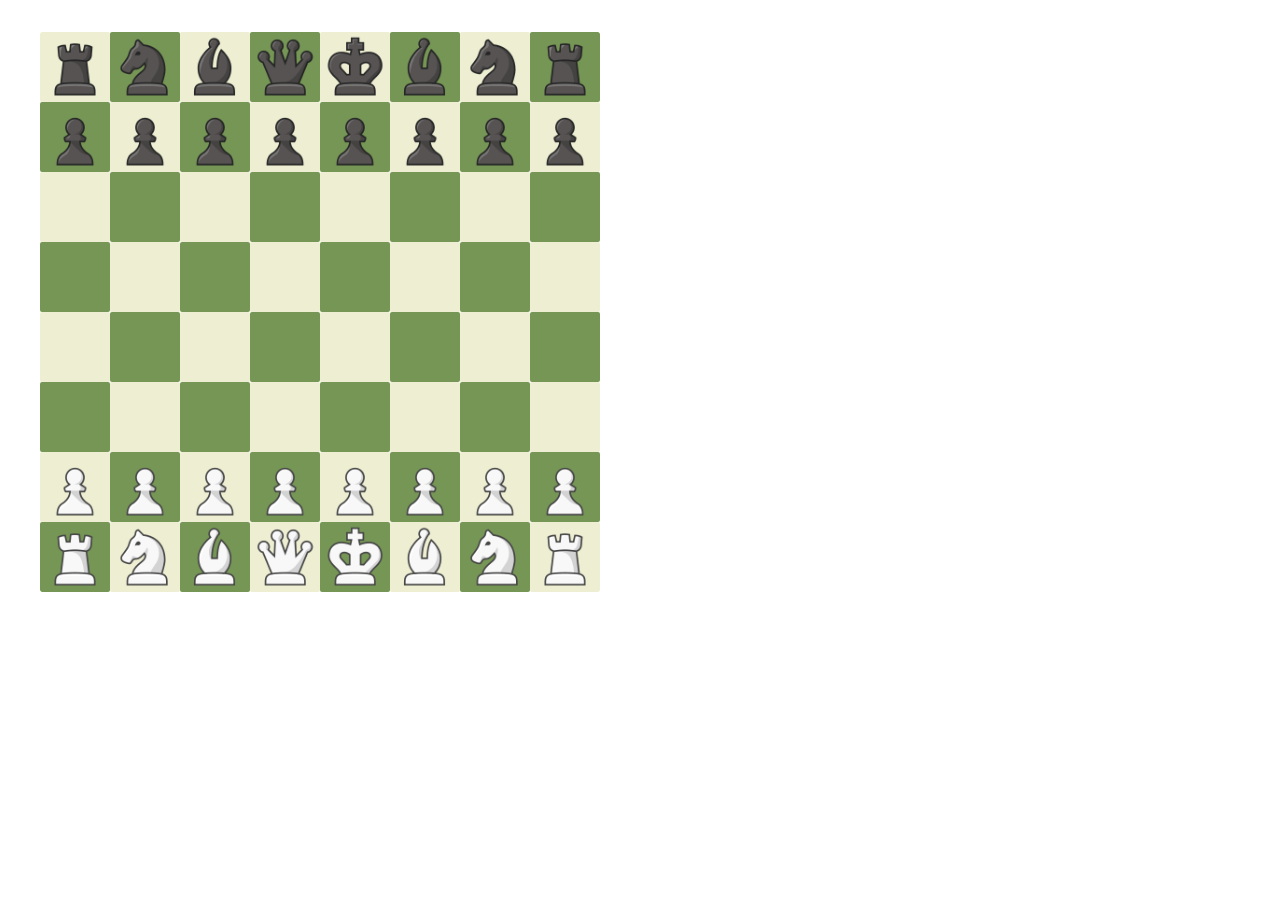
<file: chess_II/index.html>
<!DOCTYPE html>
<html lang="en">
<head>
    <meta charset="UTF-8">
    <meta http-equiv="X-UA-Compatpible" content="IE=edge">
    <meta name="viewport" content="width=device-width, initial-scale=1.0">
    <title>chess</title>
    <script type="module" src="property/Class.js"></script>
    <link rel="stylesheet" href="style.css">
</head>
<body>
    <div class="dad-container">
        <div class="main-container">

        </div>
    </div>
</body>
</html>
</file>
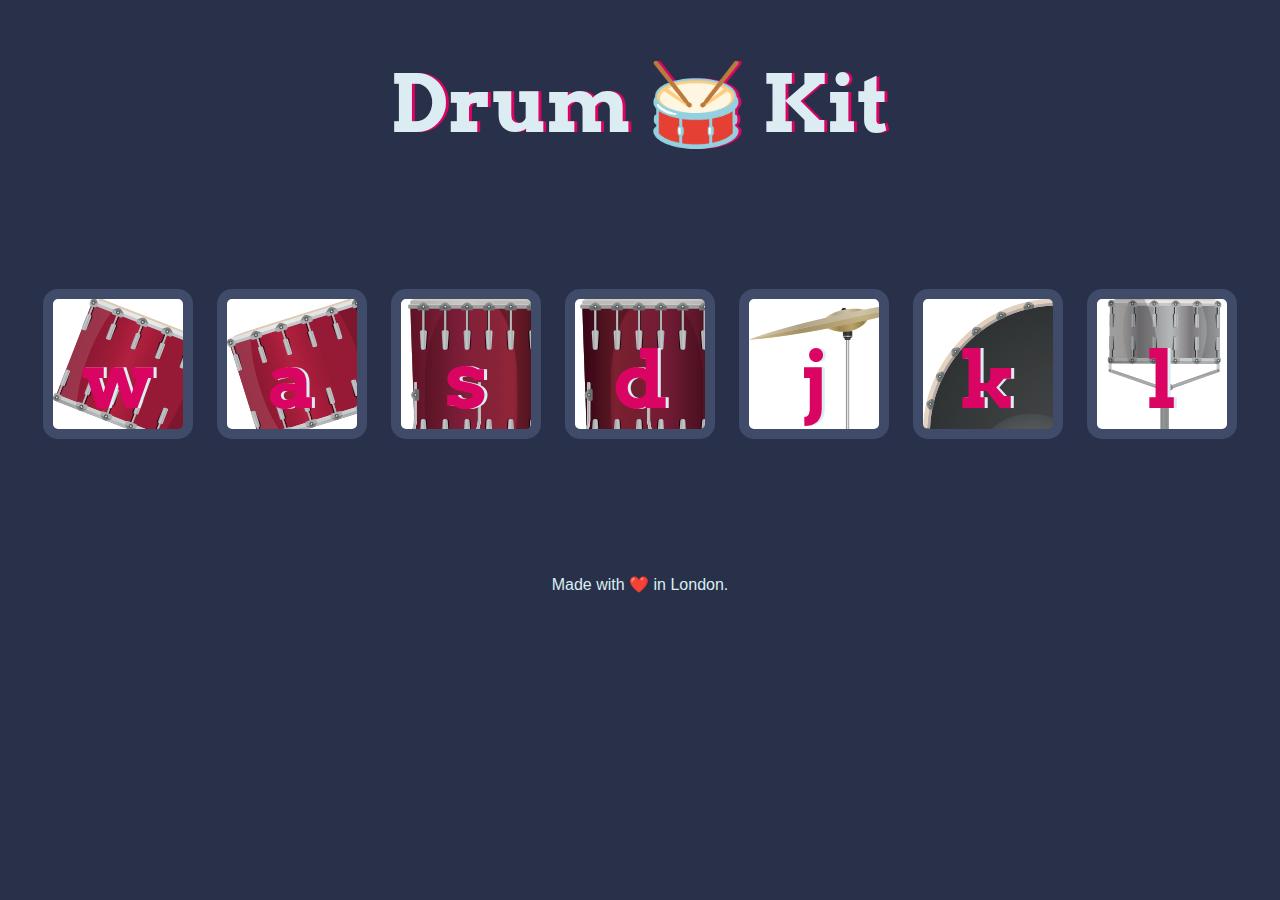
<file: Drum Kit Starting Files/index.html>
<!DOCTYPE html>
<html lang="en" dir="ltr">

<head>
  <meta charset="utf-8">
  <title>Drum Kit</title>
  <link rel="stylesheet" href="styles.css">
  <link href="https://fonts.googleapis.com/css?family=Arvo" rel="stylesheet">
</head>

<body>

  <h1 id="title">Drum 🥁 Kit</h1>
  <div class="set">
    <button class="w drum">w</button>
    <button class="a drum">a</button>
    <button class="s drum">s</button>
    <button class="d drum">d</button>
    <button class="j drum">j</button>
    <button class="k drum">k</button>
    <button class="l drum">l</button>
  </div>


  <footer>
    Made with ❤️ in London.
  </footer>
  <script src="index.js">
  </script>
</body>

</html>
</file>
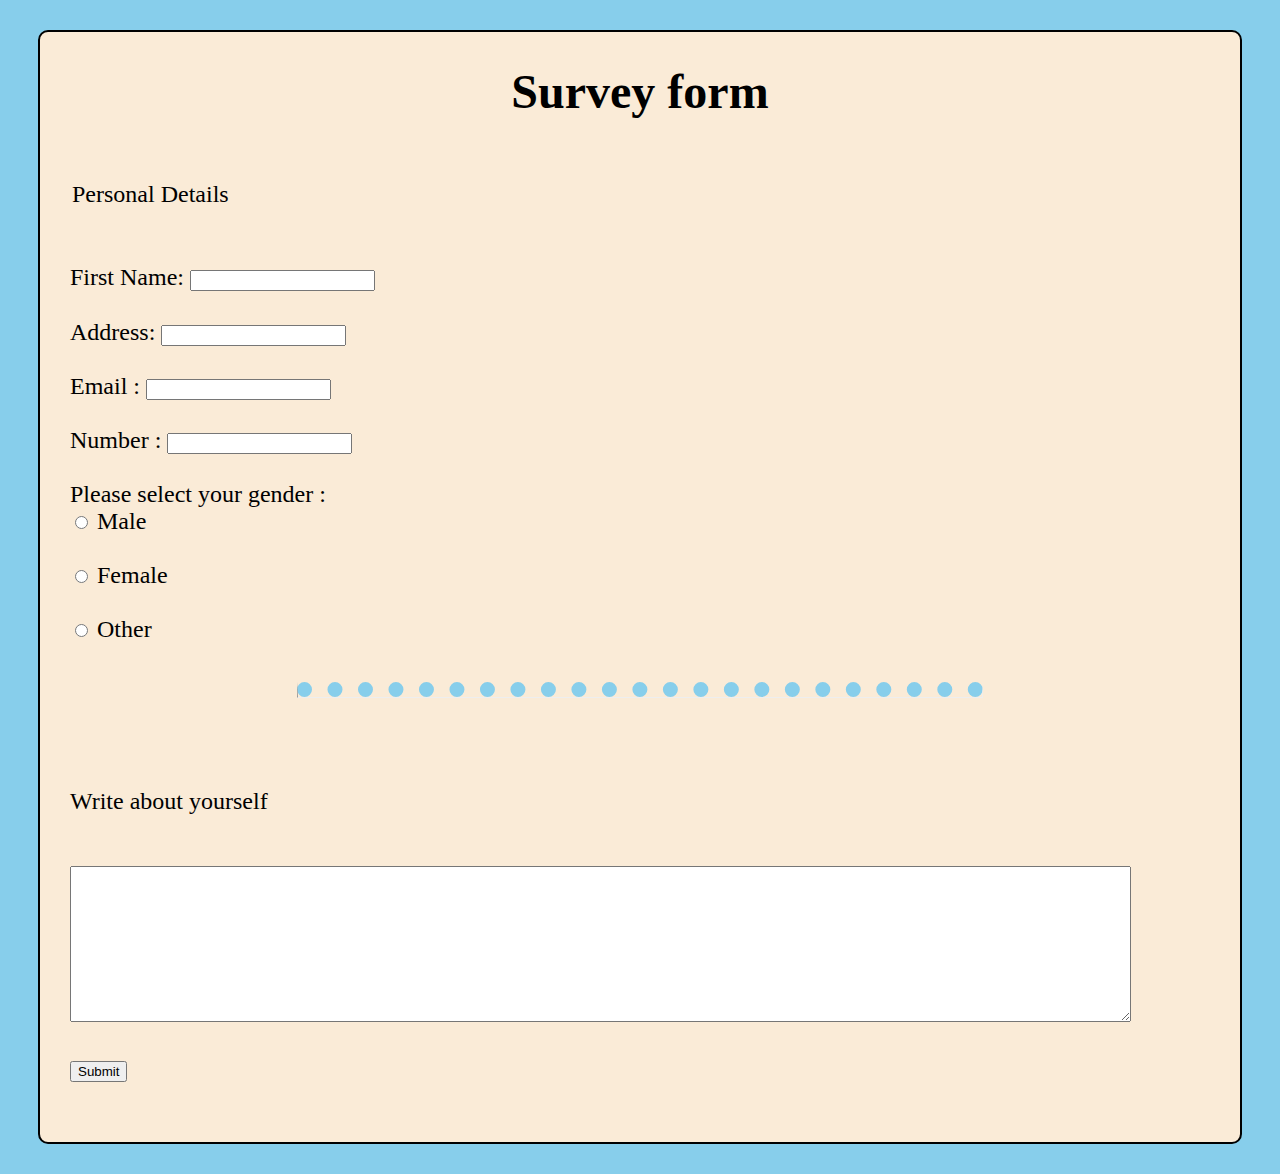
<file: forum.html>
<!DOCTYPE html>
<html lang="en">
<head>
    <meta charset="UTF-8">
    <meta http-equiv="X-UA-Compatible" content="IE=edge">
    <meta name="viewport" content="width=device-width, initial-scale=1.0">
    <title>Forum</title>
    <style>
        body{
            background-color: skyblue;
        }
        .Head{
            text-align: center;
            font-size: 3em;
        }
        .Main{
            margin: 30px;
            border: 2px;
            border-style: solid;
            border-radius: 10px;
            background-color: antiquewhite;
            position: relative;
        }
        .f-ele{
            line-height: 30px;
        }
        #Form{
            margin: 30px auto;
            padding: 30px;
            font-size: 1.5em;

        }
        hr.Break{
            border-top: 15px dotted skyblue;
            width: 60%;
            
        }
    </style>
</head>
<body>
    <div class="Main">
        <h1 class="Head">Survey form</h1>
       <div id="Form">
        <legend >Personal Details</legend><br><br>
        <label class="f-ele" for="fname">First Name:</label>
        <input type="text" name="fname"><br><br>
        <label for="address">Address:</label>
        <input type="text" name="address"><br><br>
        <label for="mail">Email :</label>
        <input type="email" name="fname"><br><br>
        <label for="number">Number :</label>
        <input type="number" name="no"><br><br>
        <label for="Gender">Please select your gender :</label><br>
       <input type="radio" value="Male">
       <label for="Male">Male</label><br><br>
       <input type="radio" value="Female">
       <label for="Male">Female</label><br><br>
       <input type="radio" value="Others">
       <label for="Male">Other</label><br><br>
       <hr class="Break"><br><br>
       <p>Write about yourself</p><br>
       <textarea name="About" id="" cols="130" rows="10"></textarea>
       <br><br>
       <button type="button">Submit</button>
       </div>


    </div>
</body>
</html>
</file>
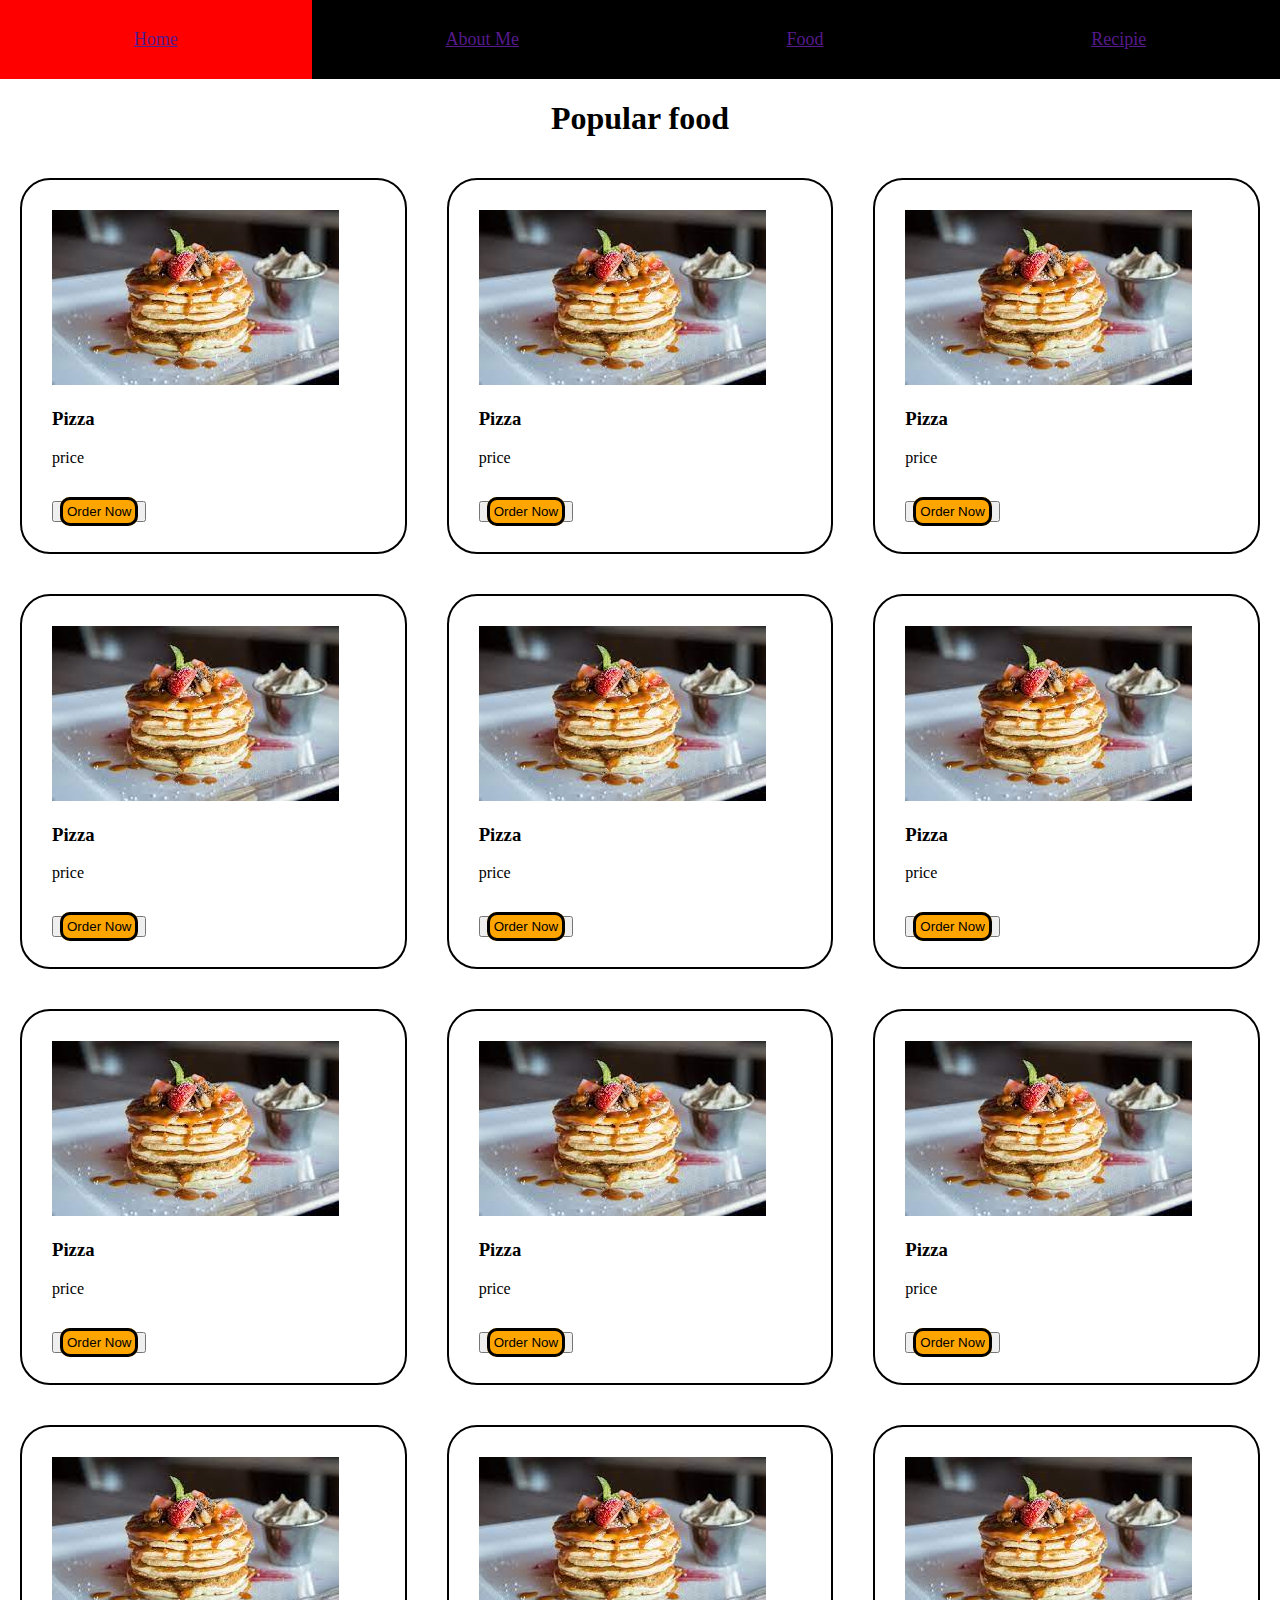
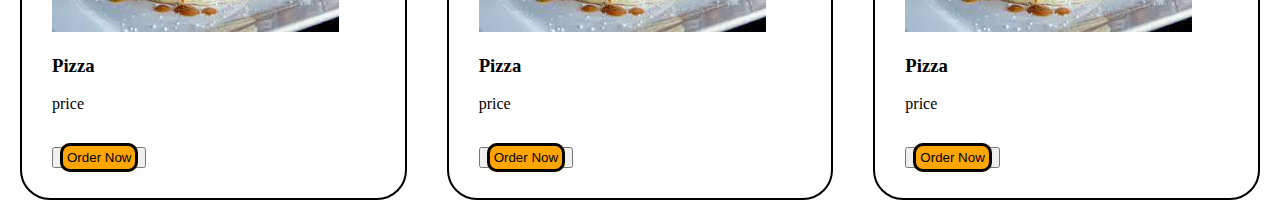
<file: Menu.html>
<!DOCTYPE html>
<html lang="en">
<head>
    <meta charset="UTF-8">
    <meta http-equiv="X-UA-Compatible" content="IE=edge">
    <meta name="viewport" content="width=device, initial-scale=1.0">
    <title>Menu</title>
    <style>
        .nav-top{
            position: relative;
            background: black;
    
        }
        body{
            margin: 0;
            padding:0;
        }
        .nav-item{
            list-style: none;
            display: flex;
            padding: 0;
            margin: 0;
            background: black;
        }
        .nav-item li{
            flex: auto;
            text-align: center;
            padding: 1.6em;
            font-size: 18px;
            color: white;
        }
        .nav-item li:hover{
            background: red;

        }
        <!-- @media all and ( max-width: 500px ) { 

            .navbar {
                 padding: 1.6em;
            }
        
            #navlist {
                 flex-direction: column;
                 display: none;
            }
        
        }
        .container{
            display: grid;
            grid-template-columns:repeat(3,1fr);
            min-width: 300px;
        }
        .me{
            border: 2px;
            border-style:solid;
            padding: 30px;
            border-radius: 30px;
            margin:20px;
            display: block;
        }
        .food{
            border-radius: 10px;
            border-color: black;
            border-style: solid;
            padding: 4px;
            background-color: orange;
            position: relative;
        } -->
        @media (max-width: 480px) {
            .container{
                display: grid;
                grid: ;
                grid-template-columns: 1fr;
                <!-- grid-template-rows: 1fr; -->
                grid-auto-flow: column;
                <!-- height: 500px; -->

            }
            .pic{
                width: 200px;
                height: 200px;
            }
            .me{
                
                height: 300px;
            }
            .nav-top{
                max-width: 400px;

            }
        }
    </style>
</head>
<body>
    <div class="nav">
        <nav class="naokv-top">
            <ul class="nav-item"> 
                <li><a href="">Home</a></li>
                <li><a href="">About Me</a></li>
                <li><a href="">Food</a></li>
                <li><a href="">Recipie</a></li>
            </ul>
        </nav>
    </div>
    <h1 align="center">Popular food</h1>
    <div class="container">
        <div class="me">
            <img class="pic" src="[data-uri]" alt="">
            <h3>Pizza</h3>
            <p>price</p><br>
            <button><span class="food">Order Now</span></button>
        </div>
        <div class="me">
            <img class="pic" src="[data-uri]" alt="">
            <h3>Pizza</h3>
            <p>price</p><br>
            <button><span class="food">Order Now</span></button>
        </div>
        <div class="me">
            <img class="pic" src="[data-uri]" alt="">
            <h3>Pizza</h3>
            <p>price</p><br>
            <button><span class="food">Order Now</span></button>
        </div>
    </div>
    <div class="container">
        <div class="me">
            <img class="pic" src="[data-uri]" alt="">
            <h3>Pizza</h3>
            <p>price</p><br>
            <button><span class="food">Order Now</span></button>
        </div>
        <div class="me">
            <img class="pic" src="[data-uri]" alt="">
            <h3>Pizza</h3>
            <p>price</p><br>
            <button><span class="food">Order Now</span></button>
        </div>
        <div class="me">
            <img class="pic" src="[data-uri]" alt="">
            <h3>Pizza</h3>
            <p>price</p><br>
            <button><span class="food">Order Now</span></button>
        </div>
    </div>
    <div class="container">
        <div class="me">
            <img class="pic" src="[data-uri]" alt="">
            <h3>Pizza</h3>
            <p>price</p><br>
            <button><span class="food">Order Now</span></button>
        </div>
        <div class="me">
            <img class="pic" src="[data-uri]" alt="">
            <h3>Pizza</h3>
            <p>price</p><br>
            <button><span class="food">Order Now</span></button>
        </div>
        <div class="me">
            <img class="pic" src="[data-uri]" alt="">
            <h3>Pizza</h3>
            <p>price</p><br>
            <button><span class="food">Order Now</span></button>
        </div>
    </div>
    <div class="container">
        <div class="me">
            <img class="pic" src="[data-uri]" alt="">
            <h3>Pizza</h3>
            <p>price</p><br>
            <button><span class="food">Order Now</span></button>
        </div>
        <div class="me">
            <img class="pic" src="[data-uri]" alt="">
            <h3>Pizza</h3>
            <p>price</p><br>
            <button><span class="food">Order Now</span></button>
        </div>
        <div class="me">
            <img class="pic" src="[data-uri]" alt="">
            <h3>Pizza</h3>
            <p>price</p><br>
            <button><span class="food">Order Now</span></button>
        </div>
    </div>
</body>
</html>
</file>
<file: chess_II/style.css>
/* 769656 -green*/
/* EEEED2-white */
.sq-width{
    background-color: #EEEED2;
    width: 70px;
    height: 70px;
    border-radius: 2px;

}
.main-container{
    display: flex;
    flex-direction: column;
    grid-template-columns: repeat(8,1fr);
    height: 560px;
    width: 560px;
    border-radius: 5px;
}
.pieceElement{
    height: 100%;
}
.dad-container{
    display: flex;
    align-items: center;
    justify-content: center;
    margin: 2rem;
    height: 560px;
    width: 560px;
    border-radius: 2px;
    overflow: hidden;
}
.files:nth-of-type(odd) .square:nth-of-type(even){
    background-color: #769656;
}
.files:nth-of-type(even) .square:nth-of-type(odd){
    background-color: #769656;
}
.ne{
    height: 70px;
    width: 70px;
}
.circle{
    width: 75%;
    height: 75%;

    /* Adjust opacity for better visibility */
    background-color: rgba(56, 52, 48, 0.3);

    /* Maintain the circular shape and border */
    border-radius: 50%;
    margin: auto;
    text-align: center;
    border: 2px solid black;
}
.flex{
    display: flex;
    justify-content: center;
    text-align: center;
}
.dark{
    background-color: #769656;
}
.light{
    background-color: #EEEED2;
}
.rank{
    width: 560px;
    height: 70px;
    display: flex;
}
img{
    height: 100%;
    
}
</file>
<file: Drum Kit Starting Files/styles.css>
body {
  text-align: center;
  background-color: #283149;
}

h1 {
  font-size: 5rem;
  color: #DBEDF3;
  font-family: "Arvo", cursive;
  text-shadow: 3px 0 #DA0463;

}
.pressed {
  box-shadow: 0 3px 4px 0 #DBEDF3;
  opacity: 0.5;
}
footer {
  color: #DBEDF3;
  font-family: sans-serif;
}

.w {
  background-image: url(images/tom1.png);
}

.a {
  background-image: url(images/tom2.png);
}

.s {
  background-image: url(images/tom3.png);
}

.d {
  background-image: url(images/tom4.png);
}

.j {
  background-image: url(images/crash.png);
}

.k {
  background-image: url(images/kick.png);
}

.l {
  background-image: url(images/snare.png);
}

.set {
  margin: 10% auto;
}

.game-over {
  background-color: red;
  opacity: 0.8;
}

.pressed {
  box-shadow: 0 3px 4px 0 #DBEDF3;
  opacity: 0.5;
}

.red {
  color: red;
}

.drum {
  outline: none;
  border: 10px solid #404B69;
  font-size: 5rem;
  font-family: 'Arvo', cursive;
  line-height: 2;
  font-weight: 900;
  color: #DA0463;
  text-shadow: 3px 0 #DBEDF3;
  border-radius: 15px;
  display: inline-block;
  width: 150px;
  height: 150px;
  text-align: center;
  margin: 10px;
  background-color: white;
}
</file>
